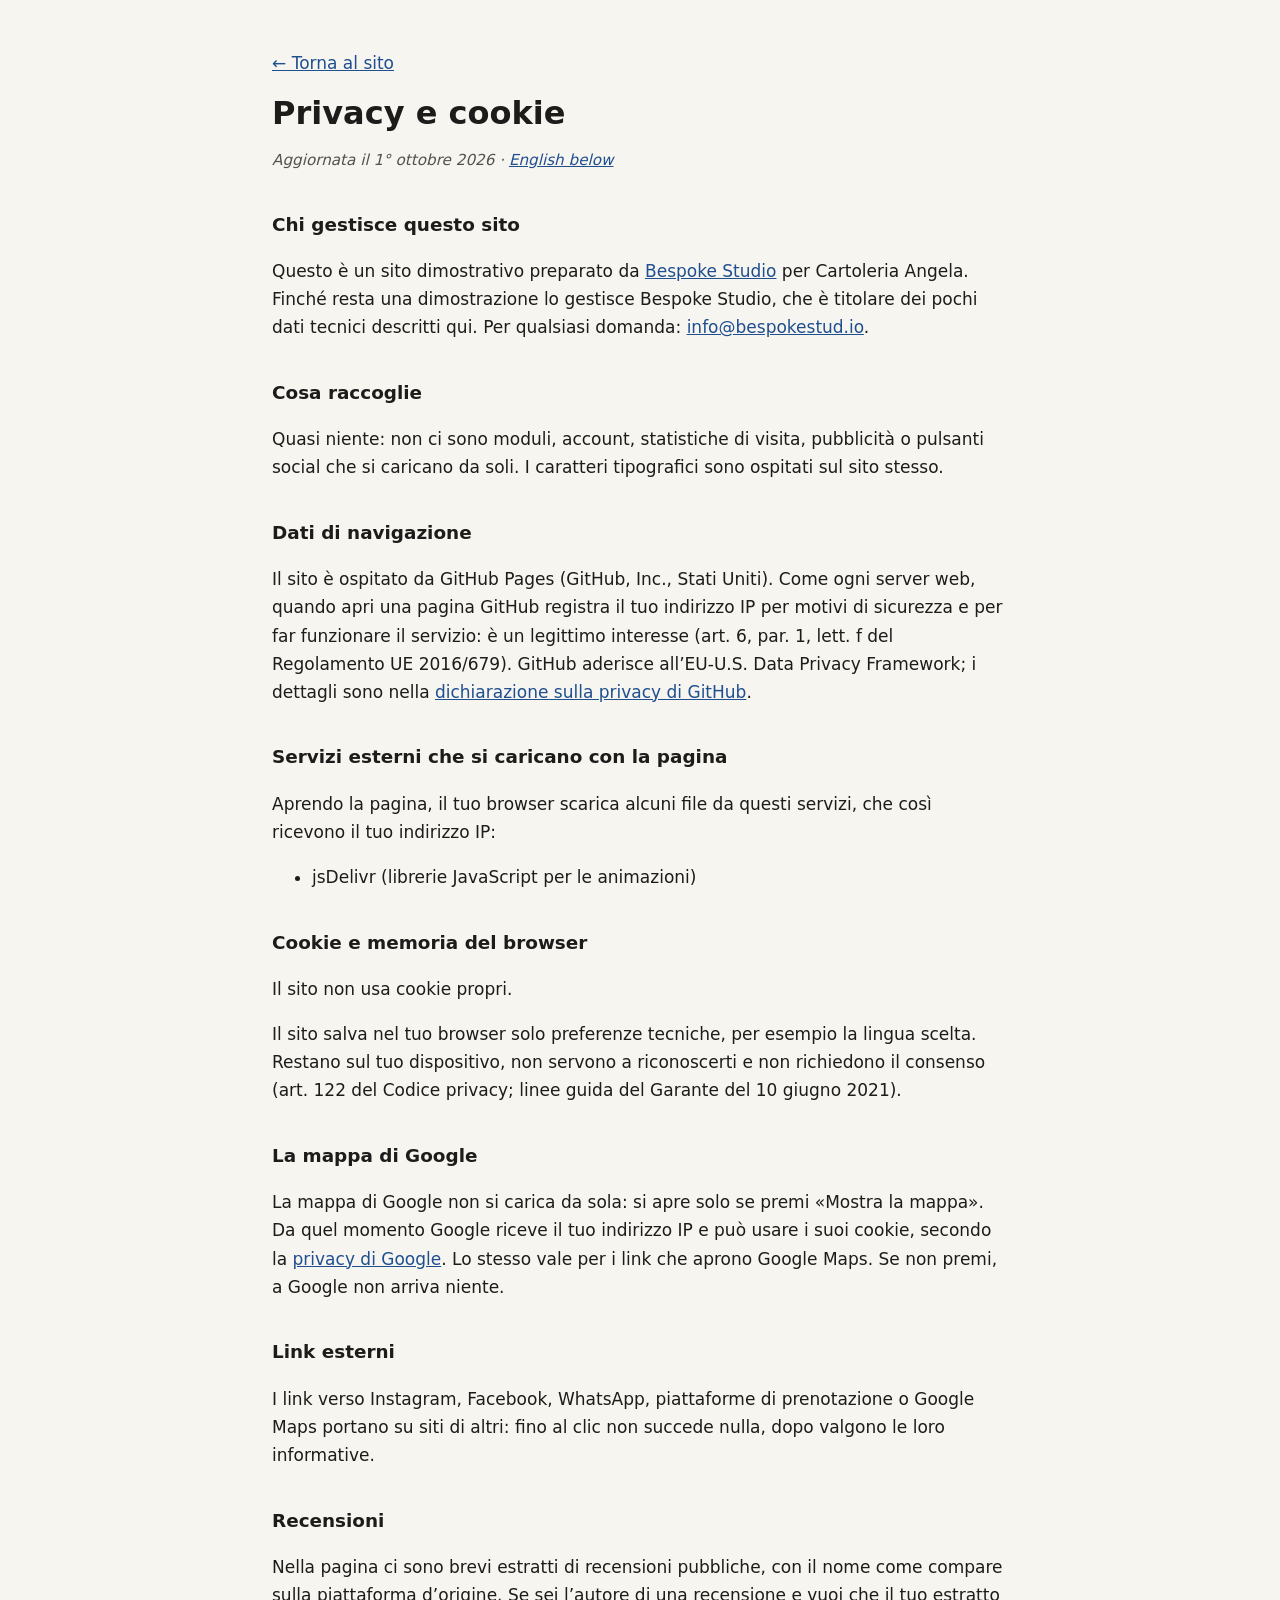
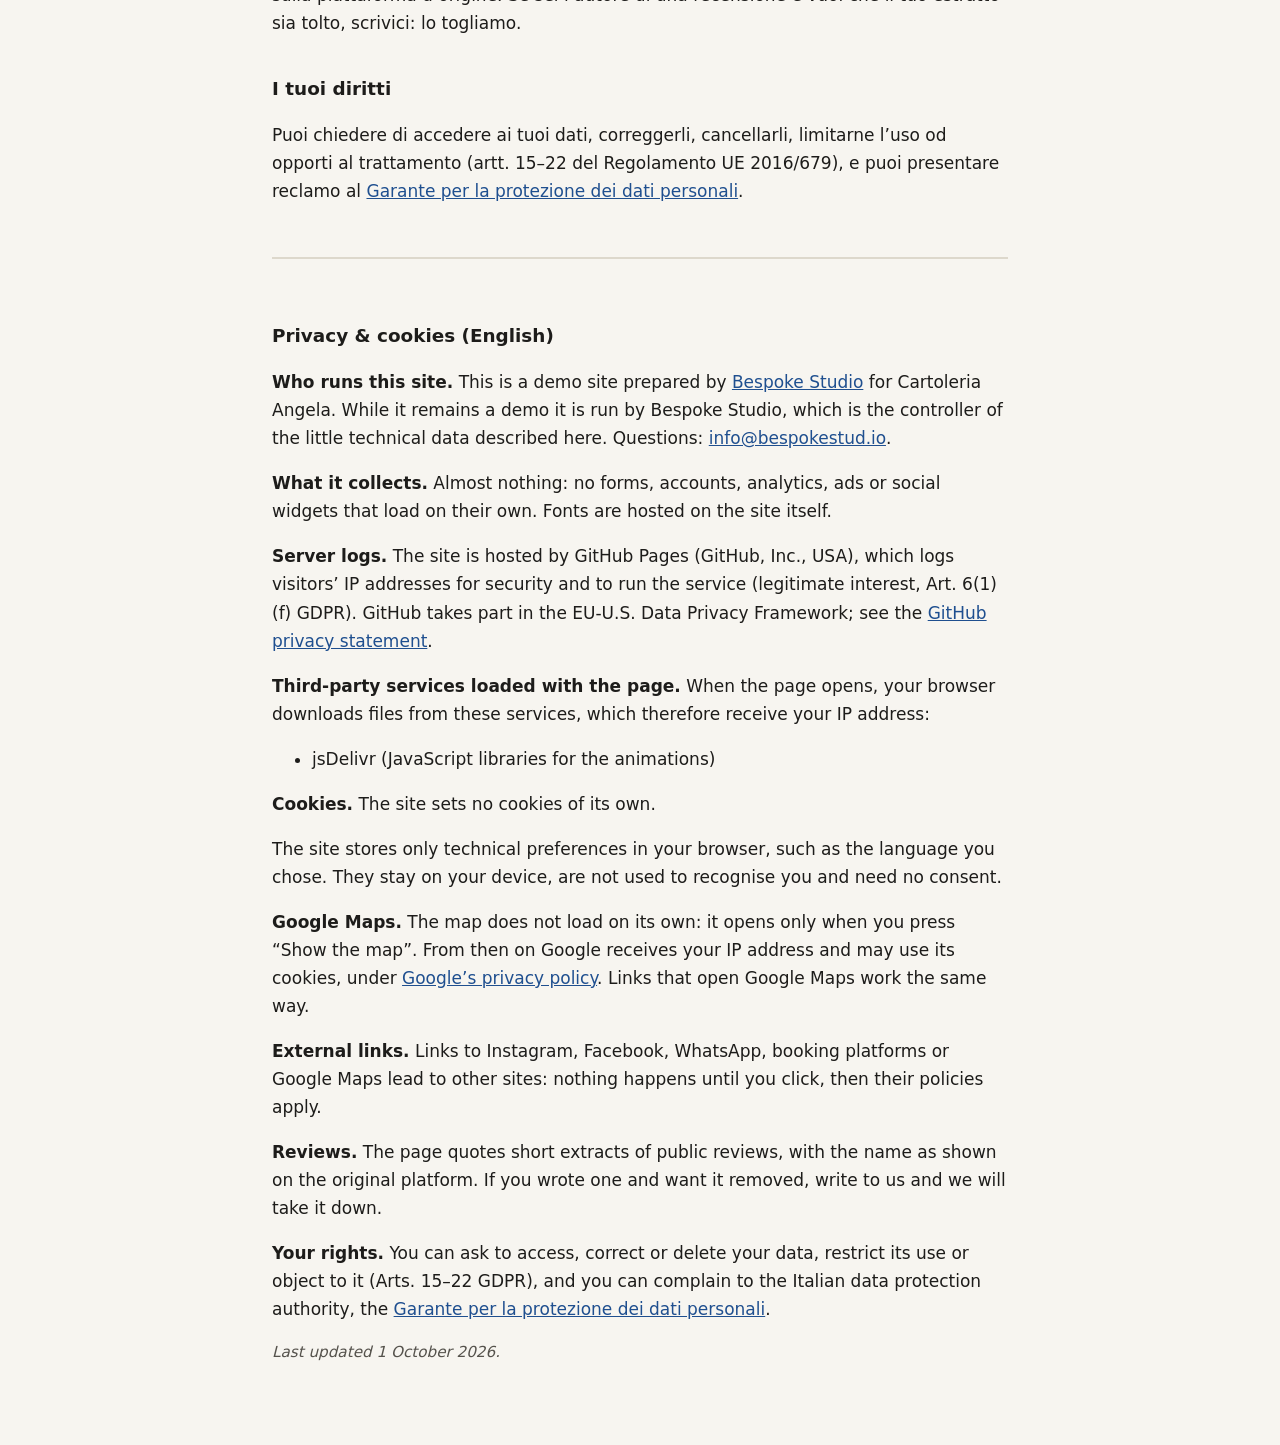
<file: privacy.html>
<!DOCTYPE html>
<html lang="it">
<head>
  <meta charset="UTF-8">
  <meta name="viewport" content="width=device-width, initial-scale=1.0">
  <meta name="robots" content="noindex">
  <title>Privacy e cookie · Cartoleria Angela</title>
  <meta name="description" content="Informativa privacy e cookie del sito Cartoleria Angela.">
  <style>
    body { margin: 0; background: #f7f5f0; color: #1d1c1a; font: 17px/1.65 system-ui, -apple-system, "Segoe UI", Roboto, sans-serif; }
    main { max-width: 46rem; margin: 0 auto; padding: 32px 20px 64px; }
    h1 { font-size: 2rem; line-height: 1.2; margin: 0.4em 0 0.2em; }
    h2 { font-size: 1.15rem; margin: 2em 0 0.4em; }
    a { color: #1f4f8f; }
    .data { color: #55524c; font-style: italic; font-size: 0.95rem; }
    .en { margin-top: 3em; padding-top: 1.5em; border-top: 2px solid #ddd8cc; }
    code { font-size: 0.9em; background: #ebe7dc; padding: 0 4px; border-radius: 3px; }
  </style>
</head>
<body>
<main>
  <p><a href="index.html">← Torna al sito</a></p>
  <h1>Privacy e cookie</h1>
  <p class="data">Aggiornata il 1° ottobre 2026 · <a href="#english" lang="en">English below</a></p>
  <h2>Chi gestisce questo sito</h2>
  <p>Questo è un sito dimostrativo preparato da <a href="https://bespokestud.io" rel="noopener">Bespoke Studio</a> per Cartoleria Angela. Finché resta una dimostrazione lo gestisce Bespoke Studio, che è titolare dei pochi dati tecnici descritti qui. Per qualsiasi domanda: <a href="mailto:info@bespokestud.io">info@bespokestud.io</a>.</p>
  <h2>Cosa raccoglie</h2>
  <p>Quasi niente: non ci sono moduli, account, statistiche di visita, pubblicità o pulsanti social che si caricano da soli. I caratteri tipografici sono ospitati sul sito stesso.</p>
  <h2>Dati di navigazione</h2>
  <p>Il sito è ospitato da GitHub Pages (GitHub, Inc., Stati Uniti). Come ogni server web, quando apri una pagina GitHub registra il tuo indirizzo IP per motivi di sicurezza e per far funzionare il servizio: è un legittimo interesse (art. 6, par. 1, lett. f del Regolamento UE 2016/679). GitHub aderisce all’EU-U.S. Data Privacy Framework; i dettagli sono nella <a href="https://docs.github.com/site-policy/privacy-policies/github-general-privacy-statement" rel="noopener">dichiarazione sulla privacy di GitHub</a>.</p>
  <h2>Servizi esterni che si caricano con la pagina</h2>
  <p>Aprendo la pagina, il tuo browser scarica alcuni file da questi servizi, che così ricevono il tuo indirizzo IP:</p>
  <ul><li>jsDelivr (librerie JavaScript per le animazioni)</li></ul>
  <h2>Cookie e memoria del browser</h2>
  <p>Il sito non usa cookie propri.</p>
  <p>Il sito salva nel tuo browser solo preferenze tecniche, per esempio la lingua scelta. Restano sul tuo dispositivo, non servono a riconoscerti e non richiedono il consenso (art. 122 del Codice privacy; linee guida del Garante del 10 giugno 2021).</p>
  <h2>La mappa di Google</h2>
  <p>La mappa di Google non si carica da sola: si apre solo se premi «Mostra la mappa». Da quel momento Google riceve il tuo indirizzo IP e può usare i suoi cookie, secondo la <a href="https://policies.google.com/privacy?hl=it" rel="noopener">privacy di Google</a>. Lo stesso vale per i link che aprono Google Maps. Se non premi, a Google non arriva niente.</p>
  <h2>Link esterni</h2>
  <p>I link verso Instagram, Facebook, WhatsApp, piattaforme di prenotazione o Google Maps portano su siti di altri: fino al clic non succede nulla, dopo valgono le loro informative.</p>
  <h2>Recensioni</h2>
  <p>Nella pagina ci sono brevi estratti di recensioni pubbliche, con il nome come compare sulla piattaforma d’origine. Se sei l’autore di una recensione e vuoi che il tuo estratto sia tolto, scrivici: lo togliamo.</p>
  <h2>I tuoi diritti</h2>
  <p>Puoi chiedere di accedere ai tuoi dati, correggerli, cancellarli, limitarne l’uso od opporti al trattamento (artt. 15–22 del Regolamento UE 2016/679), e puoi presentare reclamo al <a href="https://www.garanteprivacy.it" rel="noopener">Garante per la protezione dei dati personali</a>.</p>
  <div class="en" id="english" lang="en">
    <h2>Privacy &amp; cookies (English)</h2>
    <p><strong>Who runs this site.</strong> This is a demo site prepared by <a href="https://bespokestud.io" rel="noopener">Bespoke Studio</a> for Cartoleria Angela. While it remains a demo it is run by Bespoke Studio, which is the controller of the little technical data described here. Questions: <a href="mailto:info@bespokestud.io">info@bespokestud.io</a>.</p>
    <p><strong>What it collects.</strong> Almost nothing: no forms, accounts, analytics, ads or social widgets that load on their own. Fonts are hosted on the site itself.</p>
    <p><strong>Server logs.</strong> The site is hosted by GitHub Pages (GitHub, Inc., USA), which logs visitors’ IP addresses for security and to run the service (legitimate interest, Art. 6(1)(f) GDPR). GitHub takes part in the EU-U.S. Data Privacy Framework; see the <a href="https://docs.github.com/site-policy/privacy-policies/github-general-privacy-statement" rel="noopener">GitHub privacy statement</a>.</p>
    <p><strong>Third-party services loaded with the page.</strong> When the page opens, your browser downloads files from these services, which therefore receive your IP address:</p><ul><li>jsDelivr (JavaScript libraries for the animations)</li></ul>
    <p><strong>Cookies.</strong> The site sets no cookies of its own.</p>
    <p>The site stores only technical preferences in your browser, such as the language you chose. They stay on your device, are not used to recognise you and need no consent.</p>
    <p><strong>Google Maps.</strong> The map does not load on its own: it opens only when you press “Show the map”. From then on Google receives your IP address and may use its cookies, under <a href="https://policies.google.com/privacy?hl=en" rel="noopener">Google’s privacy policy</a>. Links that open Google Maps work the same way.</p>
    <p><strong>External links.</strong> Links to Instagram, Facebook, WhatsApp, booking platforms or Google Maps lead to other sites: nothing happens until you click, then their policies apply.</p>
    <p><strong>Reviews.</strong> The page quotes short extracts of public reviews, with the name as shown on the original platform. If you wrote one and want it removed, write to us and we will take it down.</p>
    <p><strong>Your rights.</strong> You can ask to access, correct or delete your data, restrict its use or object to it (Arts. 15–22 GDPR), and you can complain to the Italian data protection authority, the <a href="https://www.garanteprivacy.it" rel="noopener">Garante per la protezione dei dati personali</a>.</p>
    <p class="data">Last updated 1 October 2026.</p>
  </div>
</main>
</body>
</html>
</file>
